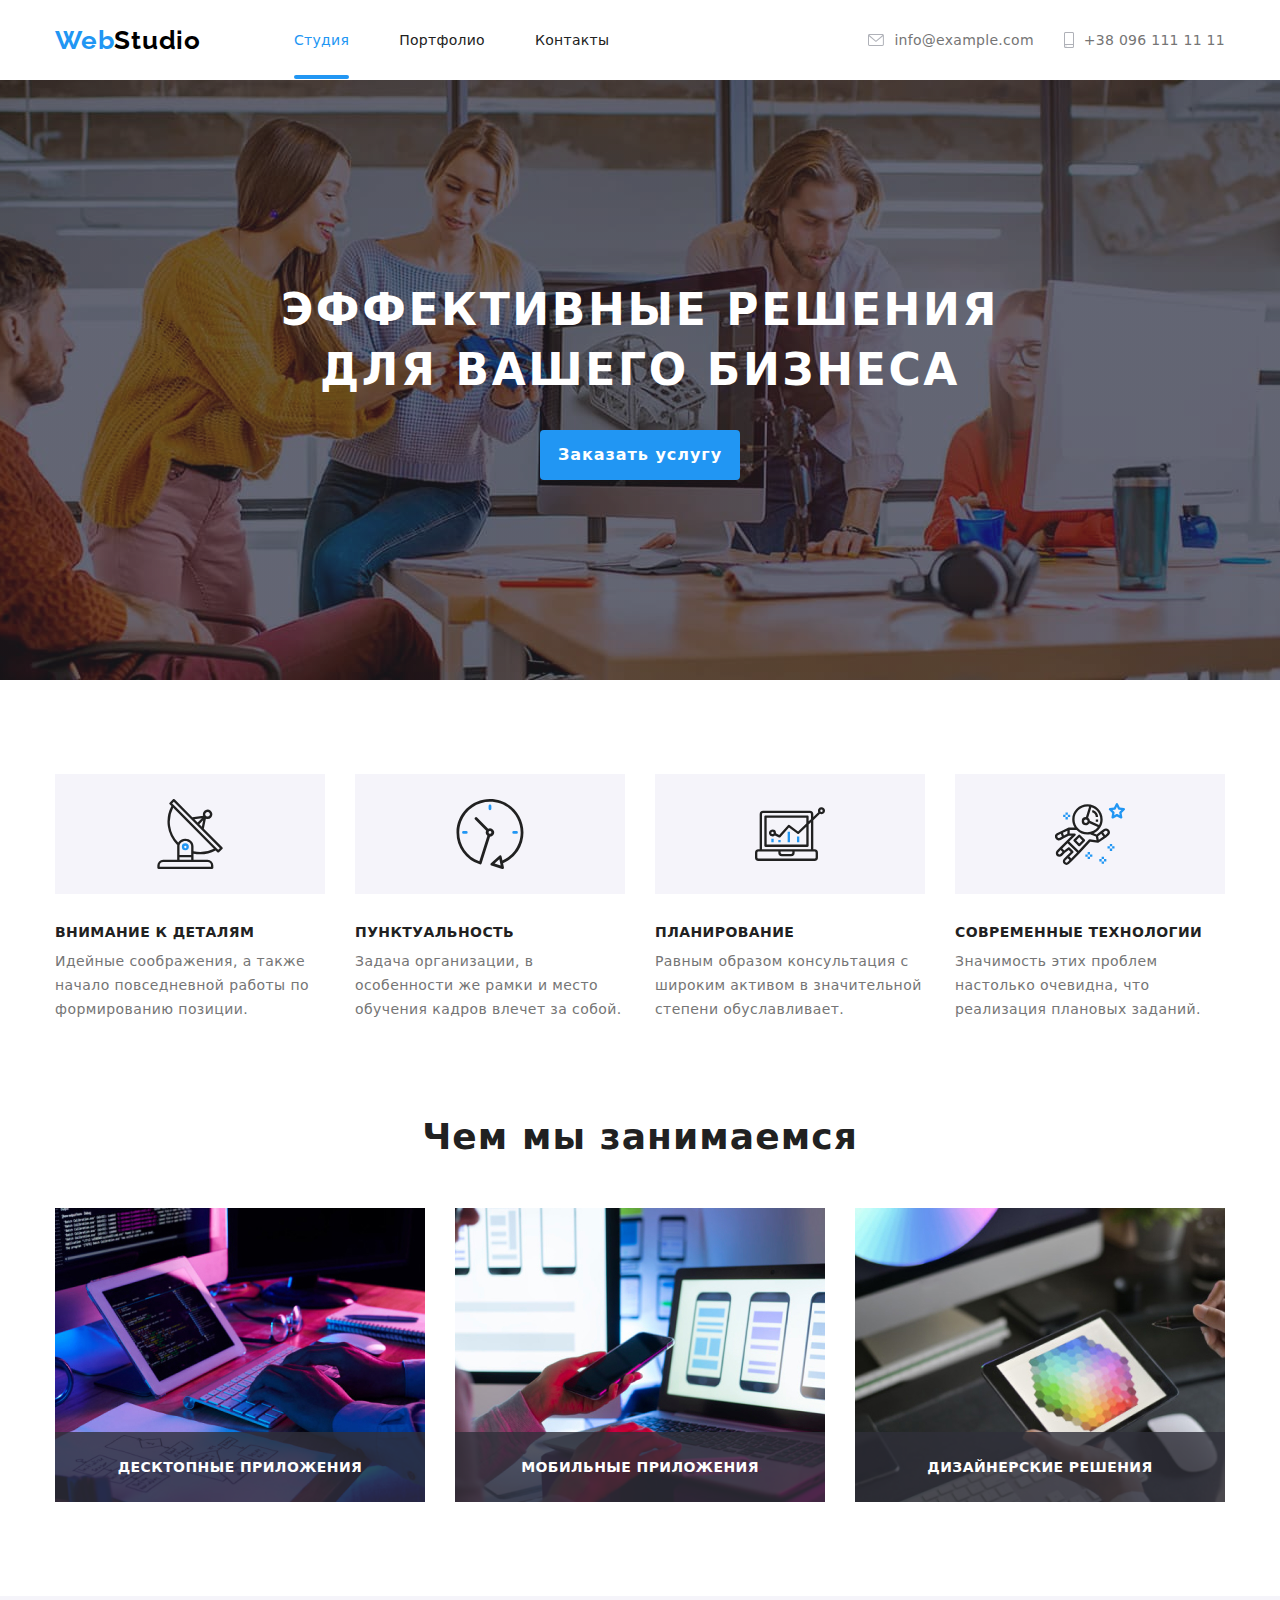
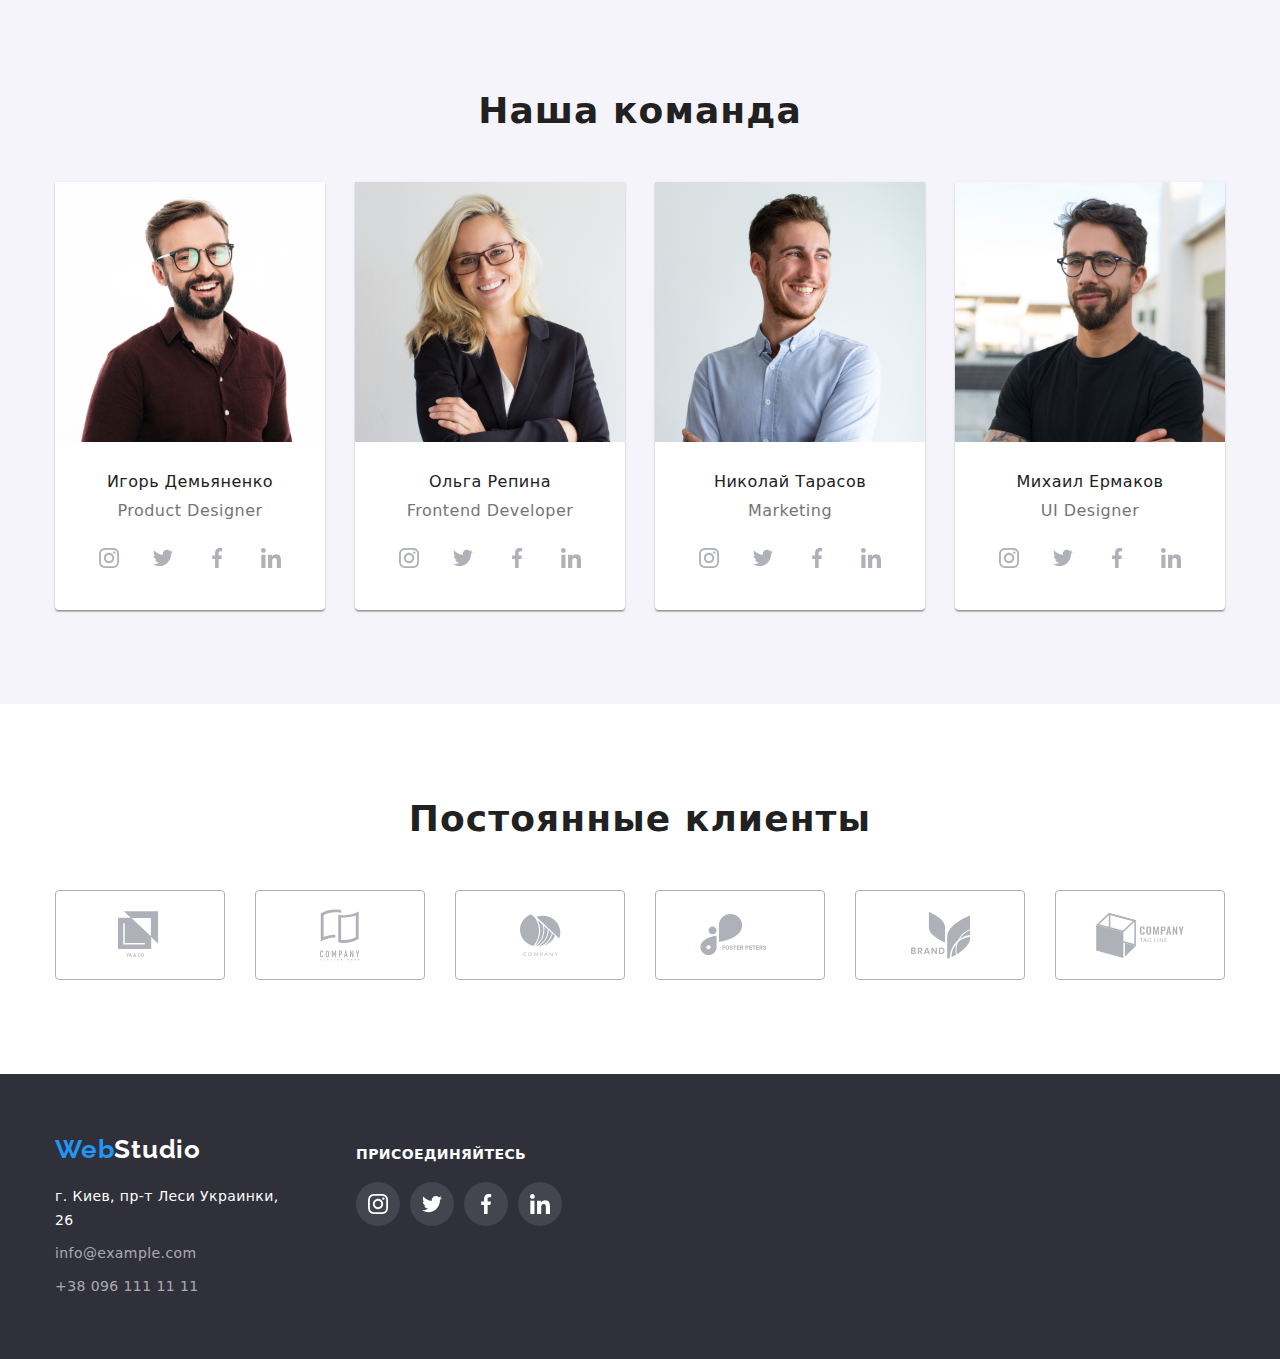
<file: index.html>
<!DOCTYPE html>
<html lang="ru">
<head>
    <meta charset="UTF-8">
    <meta name="viewport" content="width=device-width, initial-scale=1.0">
    <title>WebStudio</title>
    <link rel="stylesheet" href="https://cdnjs.cloudflare.com/ajax/libs/modern-normalize/1.0.0/modern-normalize.css">
    <link href="https://fonts.googleapis.com/css2?family=Raleway:wght@700&family=Roboto:wght@400;500;700;900&display=swap" rel="stylesheet">
    <link rel="stylesheet" href="./css/styles.css">
</head>
<body>

    <!--Header container-->
    <header class="header-container">
        <div class="container">
            <div class="header-wrapper">
                <a class="link" href="./index.html" aria-label="WebStudio">
                    <span class="web">Web<span class="header-studio">Studio</span></span>
                </a>
                 <nav class="nav-container">
                    <ul class="navigation-menu">
                        <li class="item active"><a href="./index.html" class="link active">Студия</a></li>
                        <li class="item"><a href="./portfolio.html" class="link">Портфолио</a></li>
                        <li class="item"><a href="" class="link">Контакты</a></li>
                    </ul>
                 </nav>
                 <ul class="contacts-list">
                     <li class="item">
                        <a href="info@example.com" class="link">
                            <svg width="16" height="12">
                                <use href="./img/svg/sprite.svg#icon-envelope"></use>
                            </svg>info@example.com</a>
                    </li>
                     <li class="item">
                        <a href="tel:+380961111111" class="link">
                            <svg width="10" height="16" style="background-position: center;">
                                <use href="./img/svg/sprite.svg#icon-smartphone"></use>
                            </svg>+38 096 111 11 11</a>
                    </li>
                 </ul>
            </div>
        </div>
    </header>

    <main>
        <!--section-1 container-->
            <section class="section-1">
                <div class="container">
                    <h1 class="title">Эффективные решения <br> для вашего бизнеса</h1>
                    <button class="main-button" data-modal-open>Заказать услугу</button>
                    <!--modal with backdrop-->
                    <div class="backdrop is-hidden" data-modal>
                        <div class="modal">
                            <button data-modal-close></button>
                        </div>
                    </div>
                </div>
            </section>

        <!--section-2 container-->
            <section class="section-2">
                <div class="container">
                <h2>Специфика работы</h2>
                <ul class="work-list">
                    <li class="item">
                        <h3 class="title">Внимание к деталям</h3>
                        <p class="discription">Идейные соображения, а также начало повседневной работы по формированию позиции.</p>
                    </li>
                    <li class="item">
                        <h3 class="title">Пунктуальность</h3>
                        <p class="discription">Задача организации, в особенности же рамки и место обучения кадров влечет за собой.</p>
                    </li>
                    <li class="item">
                        <h3 class="title">Планирование</h3>
                        <p class="discription">Равным образом консультация с широким активом в значительной степени обуславливает.</p>
                    </li>
                    <li class="item">
                        <h3 class="title">Современные технологии</h3>
                        <p class="discription">Значимость этих проблем настолько очевидна, что реализация плановых заданий.</p>
                    </li>
                </ul>
                </div>
            </section>  

            <!--section-3 container-->
            <section class="section-3">
                <div class="container">
                <h2>Чем мы занимаемся</h2>
                    <ul>
                        <li><img src="./img/sect-3/img-1.jpg" alt="Десктопные приложения"><h3>Десктопные приложения</h3></li>
                        <li><img src="./img/sect-3/img-2.jpg" alt="Мобильные приложения"><h3>Мобильные приложения</h3></li>
                        <li><img src="./img/sect-3/img-3.jpg" alt="Дизайнерские решения"><h3>Дизайнерские решения</h3></li>
                    </ul>
                </div>
            </section>

        <!--section-4 container-->
            <section class="section-4">
                <div class="container">
                <h2>Наша команда</h2>
                <ul class="team-list">
                    <li>
                        <img src="./img/sect-4/img-1.jpg" alt="Игорь Демьяненко (фото)" width="270">
                        <h3>Игорь Демьяненко</h3>
                        <p>Product Designer</p>
                       <ul class="social-links-icons">
                           <li><a href="">
                               <svg width="20" height="20">
                                   <use href="./img/svg/sprite.svg#icon-instagram" class="icon-link"></use>
                               </svg>
                           </a></li>
                           <li><a href="">
                            <svg width="20" height="20">
                                <use href="./img/svg/sprite.svg#icon-twitter" class="icon-link"></use>
                            </svg>
                           </a></li>
                           <li><a href="">
                            <svg width="20" height="20">
                                <use href="./img/svg/sprite.svg#icon-facebook" class="icon-link"></use>
                            </svg>
                           </a></li>
                           <li><a href="">
                            <svg width="20" height="20">
                                <use href="./img/svg/sprite.svg#icon-linkedin" class="icon-link"></use>
                            </svg>
                           </a></li>
                       </ul>
                    </li>
                    <li>
                        <img src="./img/sect-4/img-2.jpg" alt="Ольга Репина (фото)" width="270">
                        <h3>Ольга Репина</h3>
                        <p>Frontend Developer</p>
                        <ul class="social-links-icons">
                            <li><a href="">
                                <svg width="20" height="20">
                                    <use href="./img/svg/sprite.svg#icon-instagram" class="icon-link"></use>
                                </svg>
                            </a></li>
                            <li><a href="">
                             <svg width="20" height="20">
                                 <use href="./img/svg/sprite.svg#icon-twitter" class="icon-link"></use>
                             </svg>
                            </a></li>
                            <li><a href="">
                             <svg width="20" height="20">
                                 <use href="./img/svg/sprite.svg#icon-facebook" class="icon-link"></use>
                             </svg>
                            </a></li>
                            <li><a href="">
                             <svg width="20" height="20">
                                 <use href="./img/svg/sprite.svg#icon-linkedin" class="icon-link"></use>
                             </svg>
                            </a></li>
                        </ul>
                    </li>
                    <li>
                        <img src="./img/sect-4/img-3.jpg" alt="Николай Тарасов (фото)" width="270">
                        <h3>Николай Тарасов</h3>
                        <p>Marketing</p>
                        <ul class="social-links-icons">
                            <li><a href="">
                                <svg width="20" height="20">
                                    <use href="./img/svg/sprite.svg#icon-instagram" class="icon-link"></use>
                                </svg>
                            </a></li>
                            <li><a href="">
                             <svg width="20" height="20">
                                 <use href="./img/svg/sprite.svg#icon-twitter" class="icon-link"></use>
                             </svg>
                            </a></li>
                            <li><a href="">
                             <svg width="20" height="20">
                                 <use href="./img/svg/sprite.svg#icon-facebook" class="icon-link"></use>
                             </svg>
                            </a></li>
                            <li><a href="">
                             <svg width="20" height="20">
                                 <use href="./img/svg/sprite.svg#icon-linkedin" class="icon-link"></use>
                             </svg>
                            </a></li>
                        </ul>
                    </li>
                    <li>
                        <img src="./img/sect-4/img-4.jpg" alt="Михаил Ермаков (фото)" width="270">
                        <h3>Михаил Ермаков</h3>
                        <p>UI Designer</p>
                        <ul class="social-links-icons">
                            <li><a href="">
                                <svg width="20" height="20">
                                    <use href="./img/svg/sprite.svg#icon-instagram" class="icon-link"></use>
                                </svg>
                            </a></li>
                            <li><a href="">
                             <svg width="20" height="20">
                                 <use href="./img/svg/sprite.svg#icon-twitter" class="icon-link"></use>
                             </svg>
                            </a></li>
                            <li><a href="">
                             <svg width="20" height="20">
                                 <use href="./img/svg/sprite.svg#icon-facebook" class="icon-link"></use>
                             </svg>
                            </a></li>
                            <li><a href="">
                             <svg width="20" height="20">
                                 <use href="./img/svg/sprite.svg#icon-linkedin" class="icon-link"></use>
                             </svg>
                            </a></li>
                        </ul>
                    </li>
                </ul>
                </div>
            </section>

            <!--section-5 container-->
            <section class="section-5">
                <div class="container">
                <h2>Постоянные клиенты</h2>
                <ul>
                    <li><a href="#">
                        <svg width="44.27" height="49.23">
                            <use href="./img/svg/sprite.svg#icon-logo-1"></use>
                        </svg>
                        </a></li>
                    <li><a href="#">
                        <svg width="40" height="52">
                            <use href="./img/svg/sprite.svg#icon-logo-2"></use>
                        </svg>
                        </a></li>
                    <li><a href="#">
                        <svg width="41" height="42.6">
                            <use href="./img/svg/sprite.svg#icon-logo-3"></use>
                        </svg>
                        </a></li>
                    <li><a href="#">
                        <svg width="79.66" height="42.02">
                            <use href="./img/svg/sprite.svg#icon-logo-4"></use>
                        </svg>
                        </a></li>
                    <li><a href="#">
                        <svg width="59" height="47">
                            <use href="./img/svg/sprite.svg#icon-logo-5"></use>
                        </svg>
                        </a></li>
                    <li><a href="#">
                        <svg width="88.48" height="45.44">
                            <use href="./img/svg/sprite.svg#icon-logo-6"></use>
                        </svg>
                        </a></li>
                </ul>
                </div>
            </section>
        </main>
        
            <!--footer container-->
    <footer>
        <div class="container">
            <div class="footer-wrapper">
                <div class="contacts-container">
                <a class="webstudio-link" href="./index.html" aria-label="WebStudio">
                  <span class="web">Web<span class="footer-studio">Studio</span></span>
                </a>
                <address>
                    <span class="address">г. Киев, пр-т Леси Украинки, 26</span>
                    <ul>
                        <li><a href="info@example.com">info@example.com</a></li>
                        <li><a href="tel:+380961111111">+38 096 111 11 11</a></li>
                    </ul>
                </address>
                </div>
                <div class="follow-us-container">
                    <p>Присоединяйтесь</p>
                        <ul class="footer-social-links">
                            <li><a href="">
                                <svg width="20" height="20">
                                    <use href="./img/svg/sprite.svg#icon-instagram-footer"></use>
                                </svg>
                              </a></li>
                            <li><a href="">
                                <svg width="20" height="20">
                                    <use href="./img/svg/sprite.svg#icon-twitter-footer"></use>
                                </svg>
                              </a></li>
                            <li><a href="">
                                <svg width="20" height="20">
                                    <use href="./img/svg/sprite.svg#icon-facebook-footer"></use>
                                </svg>
                              </a></li>
                            <li><a href="">
                                <svg width="20" height="20">
                                    <use href="./img/svg/sprite.svg#icon-linkedin-footer"></use>
                                </svg>
                              </a></li>
                        </ul>
                </div>
            </div>
        </div>
    </footer>
    <script src="./js/modal.js"></script>
</body>
</html>
</file>
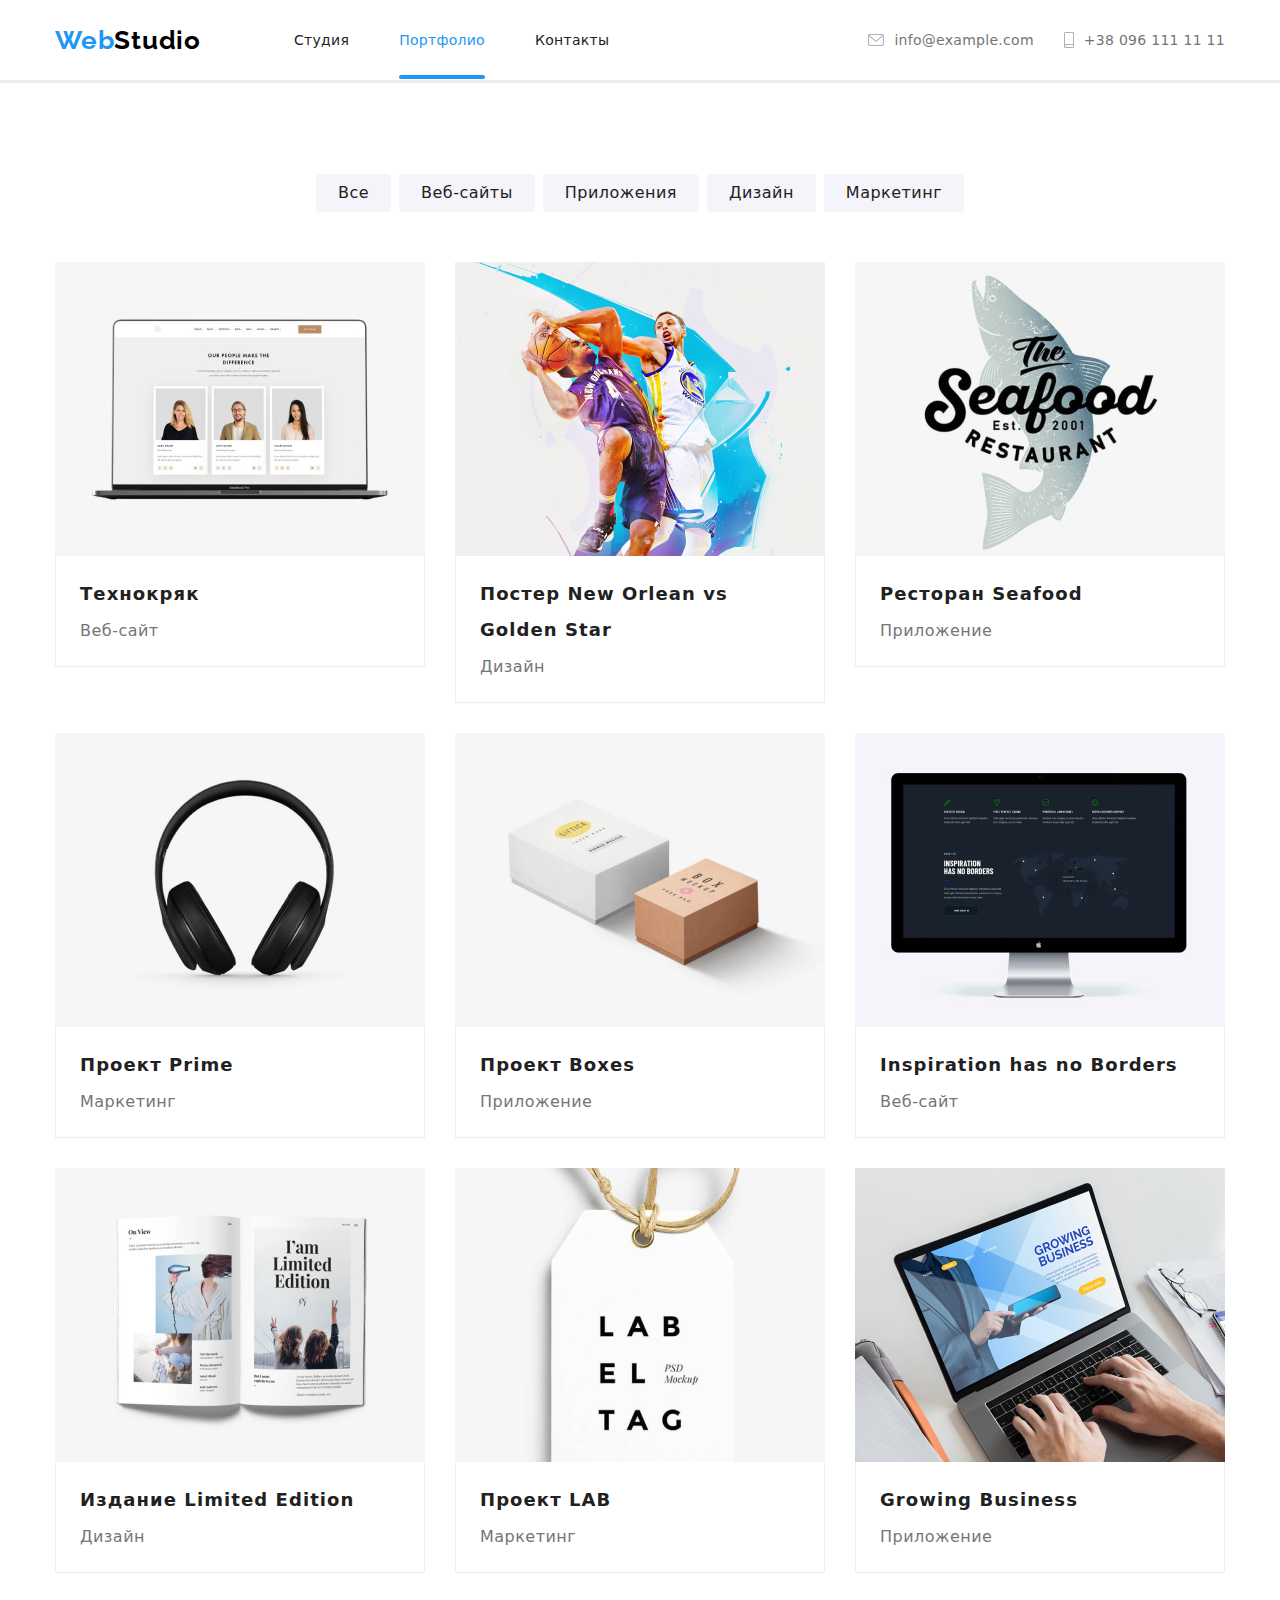
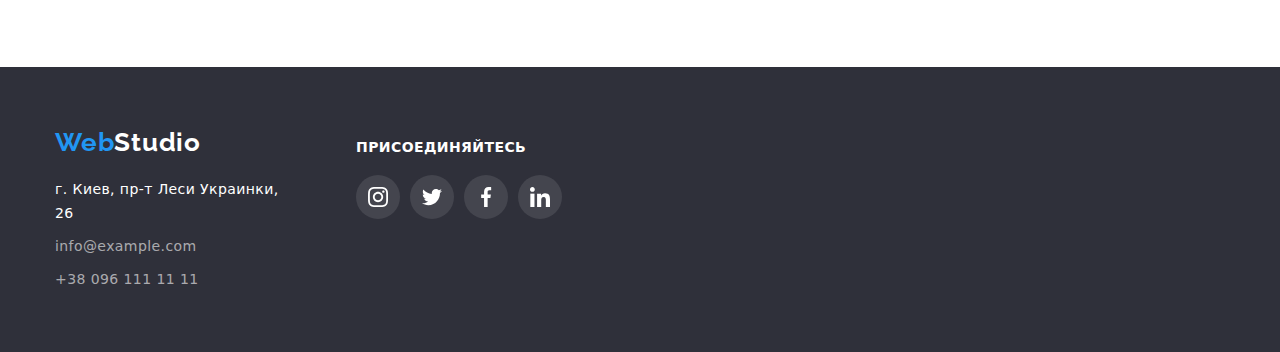
<file: portfolio.html>
<!DOCTYPE html>
<html lang="ru">
<head>
    <meta charset="UTF-8">
    <meta name="viewport" content="width=device-width, initial-scale=1.0">
    <title>WebStudio</title>
    <link rel="stylesheet" href="https://cdnjs.cloudflare.com/ajax/libs/modern-normalize/1.0.0/modern-normalize.css">
    <link href="https://fonts.googleapis.com/css2?family=Raleway:wght@700&family=Roboto:wght@400;500;700;900&display=swap" rel="stylesheet">
    <link rel="stylesheet" href="./css/styles.css">
</head>
<body>

    <!--Header container-->
    <header class="header-container portfolio">
        <div class="container">
            <div class="header-wrapper">
                <a class="link" href="./index.html" aria-label="WebStudio">
                    <span class="web">Web<span class="header-studio">Studio</span></span>
                </a>
                 <nav class="nav-container">
                    <ul class="navigation-menu">
                        <li class="item"><a href="./index.html" class="link">Студия</a></li>
                        <li class="item active"><a href="./portfolio.html" class="link active">Портфолио</a></li>
                        <li class="item"><a href="" class="link">Контакты</a></li>
                    </ul>
                 </nav>
                 <ul class="contacts-list">
                     <li class="item">
                        <a href="info@example.com" class="link">
                            <svg width="16" height="12">
                                <use href="./img/svg/sprite.svg#icon-envelope"></use>
                            </svg>info@example.com</a>
                    </li>
                     <li class="item">
                        <a href="tel:+380961111111" class="link">
                            <svg width="10" height="16" style="background-position: center;">
                                <use href="./img/svg/sprite.svg#icon-smartphone"></use>
                            </svg>+38 096 111 11 11</a>
                    </li>
                 </ul>
            </div>
        </div>
    </header>
        
            <main>
    <!--Portfolio container-->
      <section class="our-works-section">
        <div class="container">
          <h1 class="title">Наши работы</h1>
          <ul class="category-choice">
              <li class="item"><button type="button" class="portfolio-button">Все</button></li>
              <li class="item"><button type="button" class="portfolio-button">Веб-сайты</button></li>
              <li class="item"><button type="button" class="portfolio-button">Приложения</button></li>
              <li class="item"><button type="button" class="portfolio-button">Дизайн</button></li>
              <li class="item"><button type="button" class="portfolio-button">Маркетинг</button></li>
          </ul>
        <ul class="projects-list">
            <li class="item">
                <a href="">
                <div class="pop-up-container">
                <img src="./img/portfolio/img-1.jpg" alt="Технокряк">
                <p>Технокряк это современная площадка распространения коронавируса. Компании используют эту платформу для цифрового шпионажа и атак на защищённые сервера конкурентов.</p>
                </div>
                <div class="card-content">
                <h2 class="project-title">Технокряк</h2>
                <p>Веб-сайт</p></div></a>
            </li>
            <li class="item">
                <a href="">
                <img src="./img/portfolio/img-2.jpg" alt="Постер New Orlean vs Golden Star">
                <div class="card-content">
                <h2 class="project-title">Постер New Orlean vs Golden Star</h2>
                <p>Дизайн</p></div></a>
            </li>
            <li class="item">
                <a href="">
                <img src="./img/portfolio/img-3.jpg" alt="Ресторан Seafood">
                <div class="card-content">
                <h2 class="project-title">Ресторан Seafood</h2>
                <p>Приложение</p></div></a>
            </li>
            <li class="item">
                <a href="">
                <img src="./img/portfolio/img-4.jpg" alt="Проект Prime">
                <div class="card-content">
                <h2 class="project-title">Проект Prime</h2>
                <p>Маркетинг</p></div></a>
            </li>
            <li class="item">
                <a href="">
                <img src="./img/portfolio/img-5.jpg" alt="Проект Boxes">
                <div class="card-content">
                <h2 class="project-title">Проект Boxes</h2>
                <p>Приложение</p></div></a>
            </li>
            <li class="item">
                <a href="">
                <img src="./img/portfolio/img-6.jpg" alt="Inspiration has no Borders">
                <div class="card-content">
                <h2 class="project-title">Inspiration has no Borders</h2>
                <p>Веб-сайт</p></div></a>
            </li>
            <li class="item">
                <a href="">
                <img src="./img/portfolio/img-7.jpg" alt="Издание Limited Edition">
                <div class="card-content">
                <h2 class="project-title">Издание Limited Edition</h2>
                <p>Дизайн</p></div></a>
            </li>
            <li class="item">
                <a href="">
                <img src="./img/portfolio/img-8.jpg" alt="Проект LAB">
                <div class="card-content">
                <h2 class="project-title">Проект LAB</h2>
                <p>Маркетинг</p></div></a>
            </li>
            <li class="item">
                <a href="">
                <img src="./img/portfolio/img-9.jpg" alt="Growing Business">
                <div class="card-content">
                <h2 class="project-title">Growing Business</h2>
                <p>Приложение</p></div></a>
            </li>
         </ul>
        </div>
      </section>
    </main>

             <!--footer container-->
    <footer>
        <div class="container">
            <div class="footer-wrapper">
                <div class="contacts-container">
                <a class="webstudio-link" href="./index.html" aria-label="WebStudio">
                  <span class="web">Web<span class="footer-studio">Studio</span></span>
                </a>
                <address>
                    <span class="address">г. Киев, пр-т Леси Украинки, 26</span>
                    <ul>
                        <li><a href="info@example.com">info@example.com</a></li>
                        <li><a href="tel:+380961111111">+38 096 111 11 11</a></li>
                    </ul>
                </address>
                </div>
                <div class="follow-us-container">
                    <p>Присоединяйтесь</p>
                        <ul class="footer-social-links">
                            <li><a href="">
                                <svg width="20" height="20">
                                    <use href="./img/svg/sprite.svg#icon-instagram-footer"></use>
                                </svg>
                              </a></li>
                            <li><a href="">
                                <svg width="20" height="20">
                                    <use href="./img/svg/sprite.svg#icon-twitter-footer"></use>
                                </svg>
                              </a></li>
                            <li><a href="">
                                <svg width="20" height="20">
                                    <use href="./img/svg/sprite.svg#icon-facebook-footer"></use>
                                </svg>
                              </a></li>
                            <li><a href="">
                                <svg width="20" height="20">
                                    <use href="./img/svg/sprite.svg#icon-linkedin-footer"></use>
                                </svg>
                              </a></li>
                        </ul>
                </div>
            </div>
        </div>
    </footer>
        </body>
        </html>
</file>
<file: css/styles.css>
:root {
    --primary-text-color: #212121;
    --title-text-color: #FFFFFF;
    --secondary-text-color: #757575;
    --accent-color: #2196F3;
    --background-color: #F5F4FA;
    --contrast-color: #2F303A;
    --icon-color: #afb1b8;
}
*,
*::before,
*::after {
    margin: 0;
    padding: 0;
}

    transition: 250ms cubic-bezier(0.4, 0, 0.2, 1);
}
body {
    background: var(--title-text-color);
    font-family: 'Roboto', sans-serif;
    font-style: normal;
}
a {
    text-decoration: none;
    cursor: pointer;
}
button {
    cursor: pointer;
}
ul {
    list-style: none;
}
.container {
    margin: 0 auto;
    padding: 0 15px;
    width: 1200px;
    display: block;
}
.header-container,
.header-container.portfolio {
    margin: 0 auto;
    background-color: var(--title-text-color);
}
.header-container.portfolio {
    outline: solid #ECECEC;
}
.header-wrapper {
    display: flex;
    justify-content: space-between;
    align-items: center;
}
.web {
    font-family: 'Raleway';
    font-weight: 700;
    font-size: 26px;
    line-height: 1.192;
    letter-spacing: 0.03em;
    color: var(--accent-color);
}
.web .header-studio {
    color: black;
}
.web .footer-studio {
    color: white;
}
.nav-container {
    margin-left: 93px;
}
.navigation-menu {
    display: flex;
    align-items: center;
    box-sizing: border-box;
}
.navigation-menu .link {
    padding: 31px 0;
    font-weight: 500;
    font-size: 14px;
    line-height: 1.143;
    letter-spacing: 0.02em;
    color: var(--primary-text-color);
    transition: 250ms cubic-bezier(0.4, 0, 0.2, 1);
}
.navigation-menu .link.active::after {
    content: "";
    position: absolute;
    display: block;
    width: 100%;
    height: 4px;
    left: 0;
    bottom: 0;
    background-color: var(--accent-color);
    border-radius: 2px;
}
.navigation-menu .link.active {
    color: var(--accent-color);
    position: relative;
}
.navigation-menu .item {
    display: block;
    box-sizing: border-box;
    padding: 31px 0;
    margin-right: 50px;
}
.navigation-menu .item.active::after {

}
.navigation-menu .item:last-child {
    margin: 0;
}
.navigation-menu .link:hover,
.navigation-menu .link:focus {
    color: var(--accent-color);
    cursor: pointer;
}
.contacts-list {
    display: flex;
    align-items: center;
    margin-left: auto;
}
.contacts-list div {
    display: inline;
}
.contacts-list svg {
    fill:  var(--icon-color);
    margin-right: 10px;
    background-position: center;
    transition: 250ms cubic-bezier(0.4, 0, 0.2, 1);
}
.contacts-list a:hover svg,
.contacts-list a:focus svg {
    fill: var(--accent-color); 
}
.contacts-list .item:last-child {
    margin-left: 30px;
}
.contacts-list .link {
    display: flex;
    align-items: center;
    font-weight: 500;
    font-size: 14px;
    line-height: 1.143;
    letter-spacing: 0.02em;
    color: var(--secondary-text-color);
    list-style: none;
    transition: 250ms cubic-bezier(0.4, 0, 0.2, 1);
}
.contacts-list .link:hover,
.contacts-list .link:focus {
    color: var(--accent-color);
}
.section-1 {
    align-items: center;
    padding: 200px 0 200px 0;
    background-size: cover;
    background-position: center;
    background-color: var(--contrast-color);
    background-image: linear-gradient(
        to right,
        rgba(47, 48, 58, 0.4), 
        rgba(47, 48, 58, 0.4)
    ), url(../img/section-hero/overlay-optimized.jpg);
}
.title {
    font-weight: 900;
    font-size: 44px;
    line-height: 1.364;
    text-align: center;
    letter-spacing: 0.06em;
    text-transform: uppercase;
    color: var(--title-text-color);
}
.section-1 .main-button {
    display: block;
    width: 200px;
    height: 50px;
    border-radius: 4px;
    border: none;
    margin: 30px auto 0 auto;
    background-color: var(--accent-color);
    font-weight: 700;
    font-size: 16px;
    line-height: 1.875;
    letter-spacing: 0.06em;
    color: var(--title-text-color);
}
.section-2,
.section-5  {
    padding: 94px 0;
    margin: 0 auto;
    background-color: var(--title-text-color);
}
.section-2 h2 {
    display: none;
}
.section-2 ul,
.section-3 ul {
    display: flex;
    justify-content: space-between;
}
.work-list li {
    width: 270px;
}
.work-list li::before {
    content: "";
    display: block;
    width: 270px;
    height: 120px;
    background-position: center;
    background-repeat: no-repeat;
    background-color: #F5F4FA;
}
.work-list .item:first-child::before {
    background-image: url(../img/svg/group.svg);
}
.work-list .item:nth-child(2)::before {
    background-image: url(../img/svg/clock.svg);
}
.work-list .item:nth-child(3)::before {
    background-image: url(../img/svg/diagram.svg);
}
.work-list .item:nth-child(4)::before {
    background-image: url(../img/svg/astronaut.svg);
}
.work-list h3 {
    font-weight: 700;
    font-size: 14px;
    line-height: 1.143;
    letter-spacing: 0.03em;
    text-align: left;
    text-transform: uppercase;
    color: var(--primary-text-color);
    margin-bottom: 10px;
    margin-top: 30px;
}
.work-list .discription {
    font-weight: 400;
    font-size: 14px;
    line-height: 1.714;
    letter-spacing: 0.03em;
    color: var(--secondary-text-color);
}
.section-3 {
    padding: 0 0 94px 0;
    margin: 0 auto;
    background-color: var(--title-text-color);
}
.section-3 ul li {
    position: relative;
    display: flex;
    justify-content: center;
}
.section-3 h2,
.section-4 h2,
.section-5 h2 {
    margin-bottom: 50px;
    font-weight: 700;
    font-size: 36px;
    line-height: 1.167;
    text-align: center;
    letter-spacing: 0.03em;
    color: var(--primary-text-color);
}
.section-3 h3 {
    position: absolute;
    display: flex;
    justify-content: center;
    width: 370px;
    bottom: 0;
    padding: 27px 0;
    font-style: normal;
    font-weight: bold;
    font-size: 14px;
    line-height: 1.143;
    text-align: center;
    letter-spacing: 0.03em;
    white-space: nowrap;
    text-transform: uppercase;
    color: var(--title-text-color);
    background-color: rgba(47, 48, 58, 0.8);
}
.backdrop {
    position: fixed;
    top: 0;
    left: 0;
    width: 100%;
    height: 100%;
    z-index: 3;
    background-color: rgba(0, 0, 0, 0.2);
    opacity: 1;
    transition: 600ms cubic-bezier(0.4, 0, 0.2, 1) 200ms;
}
.backdrop.is-hidden {
    opacity: 0;
    pointer-events: none;
    transform: scale(0.1);
}
.modal {
    position: absolute;
    width: 528px;
    height: 581px;
    top: 50%;
    left: 50%;
    transform: translate(-50%, -50%);
    border-radius: 4px;
    background-color: var(--title-text-color);
    filter: drop-shadow(0px 4px 4px rgba(0, 0, 0, 0.25));
}
.modal button {
    position: absolute;
    width: 30px;
    height: 30px;
    top: 8px;
    right: 8px;
    border-radius: 50%;
    background: #FFFFFF;
    border: 1px solid rgba(0, 0, 0, 0.1);
    background-image: url(../img/svg/close-modal.svg);
    background-position: center;
    background-repeat: no-repeat;
}
.section-4 {
    padding: 94px 0;
    margin: 0 auto;
    background-color: #F5F4FA;
}
.section-4 ul li {
    width: 270px;
    padding: 0 0 30px 0;
    background-color: var(--title-text-color);
}
.section-4 img {
    display: block;
}
.section-4 li h3 {
    font-weight: 500;
    font-size: 16px;
    line-height: 1.188;
    text-align: center;
    letter-spacing: 0.03em;
    color: var(--primary-text-color);
    margin: 30px auto 10px auto;
}
.section-4 li p {
    display: block;
    flex-wrap: wrap;
    font-weight: 400;
    font-size: 16px;
    line-height: 1.188;
    text-align: center;
    letter-spacing: 0.03em;
    margin-top: 0 auto;
    color: var(--secondary-text-color);
    margin: 0 auto;
}
.section-4 .team-list {
    display: flex;
    justify-content: space-between;
}
.section-4 .team-list > li {
    box-shadow: 
    0px 1px 3px rgba(0, 0, 0, 0.12), 
    0px 1px 1px rgba(0, 0, 0, 0.14), 
    0px 2px 1px rgba(0, 0, 0, 0.2);
    border-radius: 0px 0px 4px 4px;
}
.section-4 .social-links-icons {
    display: flex;
    background-position: center;
    margin: 16px auto 0 auto;
    justify-content: center;    
}
.section-4 .social-links-icons li {
    width: 44px;
    height: 44px;
    border-radius: 50%;
    margin-right: 10px;
    transition: 250ms cubic-bezier(0.4, 0, 0.2, 1);
}
.section-4 .social-links-icons li a {
    display: flex;
    align-items: center;
    justify-content: center;
    width: 44px;
    height: 44px;
    transition: 250ms cubic-bezier(0.4, 0, 0.2, 1);
}
.section-4 svg {
    fill: var(--icon-color);
    transition: 250ms cubic-bezier(0.4, 0, 0.2, 1);
}
.section-4 .social-links-icons li:nth-child(4) {
    margin-right: 0;
}
.section-4 .social-links-icons li:hover {
    background-color: var(--accent-color);
}
.section-4 .social-links-icons a:hover svg {
    fill: var(--title-text-color);
}
.section-4 .social-links-icons a:focus svg {
    fill: var(--title-text-color);
}
.section-4 .social-links-icons a:focus {
    background-color: var(--accent-color);
    border-radius: 50%;
}

.section-5 ul {
    display: flex;
}
.section-5 ul li {
    margin-right: 30px;
}
.section-5 ul li:last-child {
    margin-right: 0;
}
.section-5 a {
    display: flex;
    align-items: center;
    justify-content: center;
    width: 170px;
    height: 90px;
    border: 1px solid #AFB1B8;
    border-radius: 4px;
    transition: 250ms cubic-bezier(0.4, 0, 0.2, 1);
}
.section-5 svg {
    fill: var(--icon-color);
    transition: 250ms cubic-bezier(0.4, 0, 0.2, 1);
}
.section-5 a:hover svg {
    fill: var(--accent-color);
}
.section-5 a:hover {
    border: 1px solid var(--accent-color);
    border-radius: 4px;
}
.section-5 a:focus svg {
    fill: var(--accent-color);
}
.section-5 li a:focus {
    border: 1px solid var(--accent-color);
}
footer {
    padding: 60px 0;
    background-color: var(--contrast-color);
}
footer .webstudio-link {
    width: 145px;
    display: block;
    margin-bottom: 20px;
}
.footer-wrapper {
    display: flex;
}
address span {
    display: block;
    margin-bottom: 9px;
    font-weight: 400;
    font-size: 14px;
    line-height: 1.714;
    letter-spacing: 0.03em;
    color: var(--title-text-color);
}
address {
    width: 231px;
    display: block;
    font-style: normal;
    flex-wrap: wrap-reverse;
}
address li a {
    font-weight: 400;
    font-size: 14px;
    line-height: 1.714;
    letter-spacing: 0.03em;
    color: rgba(255, 255, 255, 0.6);
}
address li {
    display: block;
    margin-bottom: 9px;
}
address li:last-child {
    margin-bottom: 0;
}
.follow-us-container {
    display: block;
    margin-left: 70px;
    padding-top: 12px;
}
.follow-us-container p {
    font-style: normal;
    font-weight: bold;
    font-size: 14px;
    line-height: 1.143;
    letter-spacing: 0.03em;
    text-transform: uppercase;
    color: var(--title-text-color);
}
.footer-social-links {
    display: flex;
    margin-top: 20px;
}
.footer-social-links li {
    margin-left: 10px;
}
.footer-social-links li a {
    display: flex;
    justify-content: center;
    align-items: center;
    width: 44px;
    height: 44px;
    fill: var(--title-text-color);
    background-color: rgba(255, 255, 255, 0.1);
    border-radius: 50%;
    transition: 250ms cubic-bezier(0.4, 0, 0.2, 1);
}
.footer-social-links li:first-child {
    margin-left: 0;
}
.footer-social-links a:hover {
    background-color: var(--accent-color);
}
.footer-social-links a:focus {
    background-color: var(--accent-color);
    border-radius: 50%;
}
/* portfolio html */
.our-works-section {
    margin: 0 auto;
    padding: 94px 0;
    background-color: var(--title-text-color);
}
.our-works-section .title {
    display: none;
}
.category-choice {
    display: flex;
    justify-content: center;
    margin-bottom: 50px;
}
.category-choice .item + .item {
    margin-left: 8px;
}
.portfolio-button {
    font-weight: 500;
    font-size: 16px;
    line-height: 1.625;
    letter-spacing: 0.03em;
    background-color: var(--background-color);
    color: var(--primary-text-color);
    padding: 6px 22px;
    border: none;
    border-radius: 4px;
    transition: 250ms cubic-bezier(0.4, 0, 0.2, 1);
}
.portfolio-button:hover,
.portfolio-button:focus {
    color: var(--title-text-color);
    background-color: var(--accent-color);
    box-shadow: 0px 3px 1px rgba(0, 0, 0, 0.1), 
                0px 1px 2px rgba(0, 0, 0, 0.08), 
                0px 2px 2px rgba(0, 0, 0, 0.12);
    border-radius: 4px;
}
.projects-list {
    display: flex;
    flex-wrap: wrap;
}
.projects-list .item {
    width: 370px;
    margin-right: 30px;
    margin-bottom: 30px;
    transition: 250ms cubic-bezier(0.4, 0, 0.2, 1);
}
.projects-list .item a {
    position: relative;
    width: 370px;
}
.projects-list img {
    display: block;
}
.pop-up-container {
    display: flex;
    position: relative;
    align-items: center;
    justify-content: center;
    overflow: hidden;
}
.pop-up-container p {
    position: absolute;
    display: flex;
    align-items: center;
    width: 370px;
    height: 294px;
    padding: 0 24px;
    top: 100%;
    font-style: normal;
    font-weight: normal;
    font-size: 18px;
    line-height: 1,556;
    letter-spacing: 0.03em;
    color: #FFFFFF;
    background: rgba(33, 150, 243, 0.9);
    transition: 250ms cubic-bezier(0.4, 0, 0.2, 1);
}
.projects-list .item:nth-child(1):hover .pop-up-container p,
.projects-list .item:nth-child(1):focus .pop-up-container p {
    transform: translate(0, -100%);
    transition-duration: 250ms;
    transition-timing-function: cubic-bezier(0.4, 0, 0.2, 1);
    opacity: 100%;
}
.projects-list .item:nth-child(3),
.projects-list .item:nth-child(6),
.projects-list .item:nth-child(9) {
    margin-right: 0;
}
.projects-list .item:nth-child(n+7) {
    margin-bottom: 0;
}
.projects-list .item:hover,
.projects-list .item a:focus {
    box-shadow: 0px 1px 1px rgba(0, 0, 0, 0.12), 
                0px 4px 4px rgba(0, 0, 0, 0.06), 
                1px 4px 6px rgba(0, 0, 0, 0.16);
}
.card-content .project-title {
    font-weight: 700;
    font-size: 18px;
    line-height: 2.0;
    letter-spacing: 0.06em;
    color: var(--primary-text-color);
    margin-bottom: 4px;
}
.card-content p {
    font-weight: 400;
    font-size: 16px;
    line-height: 1.875;
    letter-spacing: 0.03em;
    color: var(--secondary-text-color);
}
.card-content {
    box-sizing: border-box;
    z-index: 10;
    padding: 20px 24px;
    border-left: 1px solid #EEEEEE;
    border-right: 1px solid #EEEEEE;
    border-bottom: 1px solid #EEEEEE;
}
</file>
